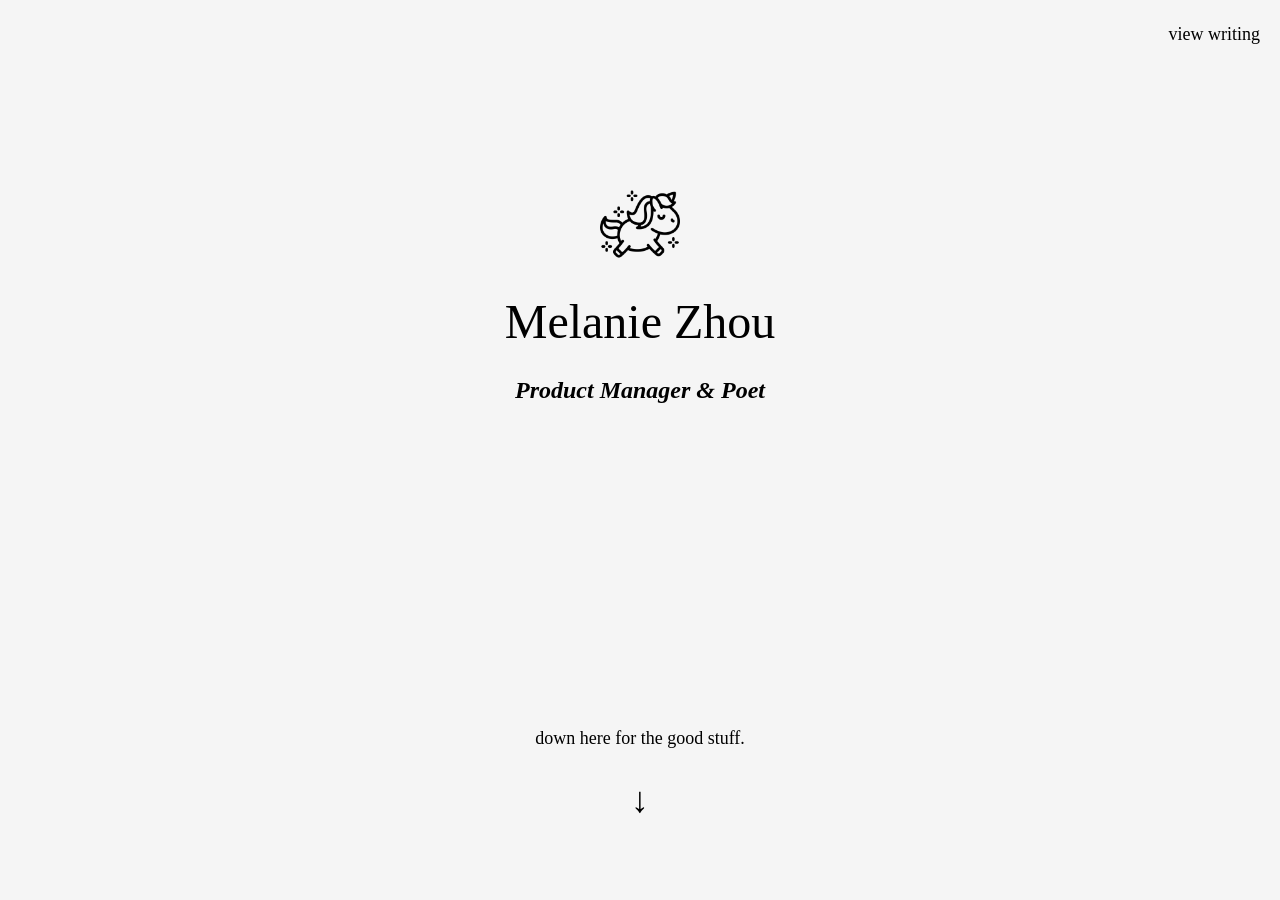
<file: index.html>
<!DOCTYPE html>
<html lang="en">
    <link rel="icon" type="image/png" href="unicorn.png">
<head>
    <meta charset="UTF-8">
    <meta name="viewport" content="width=device-width, initial-scale=1.0">
    <title>Melanie - Product Manager & Writer</title>
    <link rel="stylesheet" href="style.css">
    <script src="script.js" defer></script>
</head>
<body id="top" class="light-theme"class="light-theme">
    <nav>
        <div class="nav-links">
            <a href="writing.html" class="nav-link">view writing</a>
        </div>
    </nav>
    
    <div class="main-content">
        <svg class="logo" viewBox="0 0 100 100">
            <image href="unicorn.png" x="0" y="0" width="100" height="100" />
        </svg>
        
        <h1 class="title"> Melanie Zhou</h1>
        <h2 class="subtitle">Product Manager & Poet</h2>
    </div>
    
    <div class="footer">
        <p class="footer-text">down here for the good stuff.</p>
        <a href="work.html#work-section" class="arrow-link">
            <div class="arrow">↓</div>
        </a>
    </div>
    
   
</body>

</html>
</file>
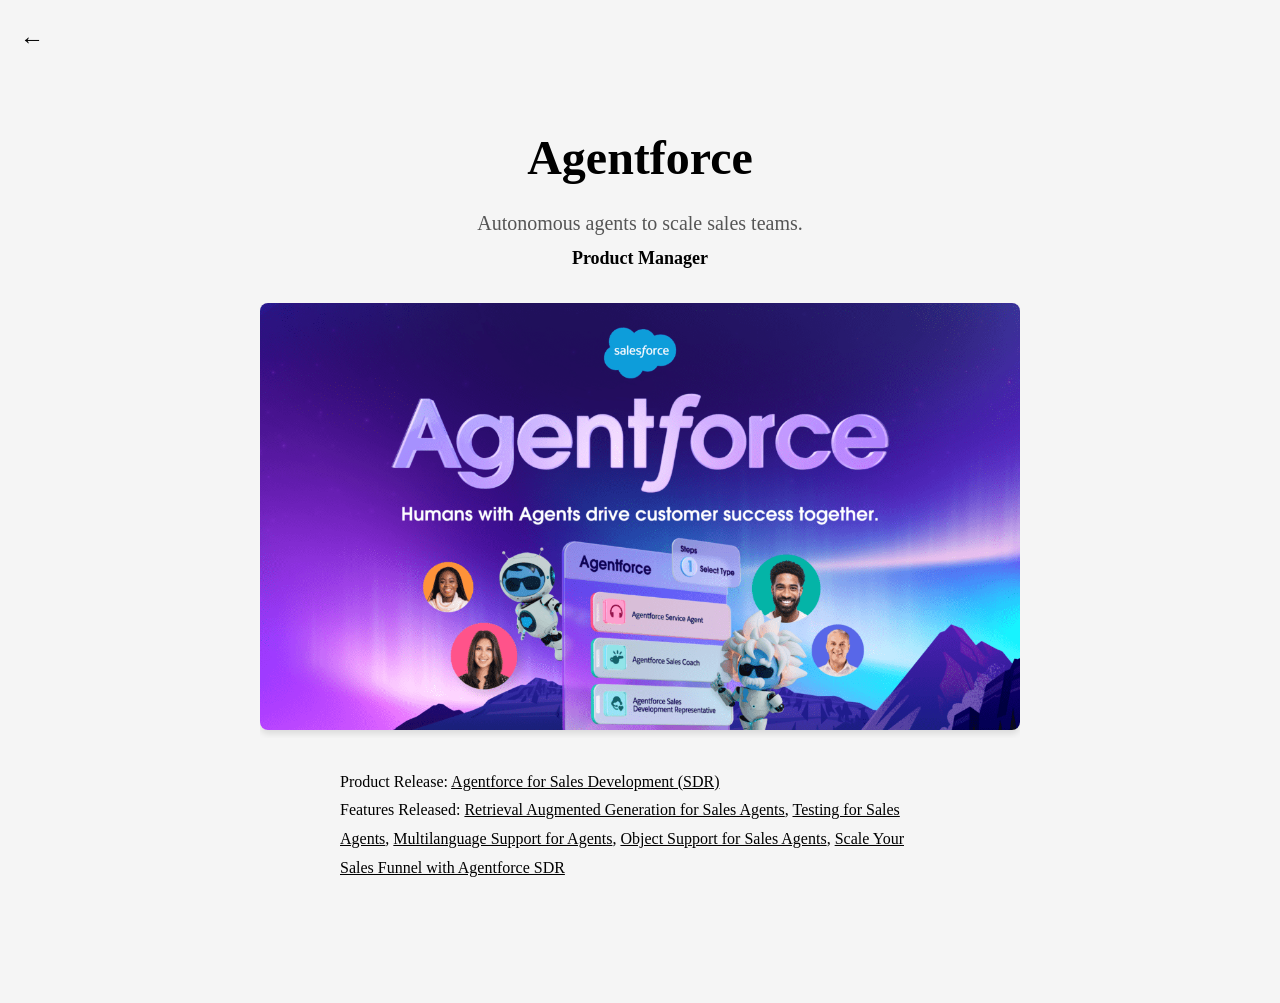
<file: agentforce.html>
<!DOCTYPE html>
<html lang="en">
    <link rel="icon" type="image/png" href="unicorn.png">
<head>
    <meta charset="UTF-8">
    <meta name="viewport" content="width=device-width, initial-scale=1.0">
    <title>Agentforce</title>
    <link rel="stylesheet" href="style.css">
</head>
<body class="light-theme">
    <!-- Back Arrow -->
    <a href="work.html" class="back-link">
        <div class="back-arrow">←</div>
    </a>

    <!-- Main Content -->
    <div class="agentforce-content">
        <h1 class="agentforce-title">Agentforce</h1>
        <p class="agentforce-subtitle">Autonomous agents to scale sales teams.</p>
        <p class="agentforce-role">Product Manager</p>

        <!-- Image Section -->
        <div class="agentforce-image-placeholder">
            <img src="agentforce-launch.png" alt="Agentforce Launch" class="agentforce-image">
        </div>

        <!-- Details Section -->
        <div class="agentforce-details">
            <p>Product Release: 
                <a href="https://help.salesforce.com/s/articleView?id=release-notes.rn_sales_agents_sdr_ga.htm&release=252&type=5" class="agentforce-link">Agentforce for Sales Development (SDR)</a>
            </p>
            <p>Features Released: 
                <a href="https://salesforce.vidyard.com/watch/DnXbnVefuq815BSo6GESrd" class="agentforce-link">Retrieval Augmented Generation for Sales Agents</a>, 
                <a href="https://help.salesforce.com/s/articleView?id=release-notes.rn_sales_agents_sdr_topic_testing.htm&release=254&type=5" class="agentforce-link">Testing for Sales Agents</a>, 
                <a href="https://help.salesforce.com/s/articleView?id=release-notes.rn_sales_agents_sdr_multi_language.htm&release=254&type=5" class="agentforce-link">Multilanguage Support for Agents</a>, 
                <a href="https://help.salesforce.com/s/articleView?id=release-notes.rn_sales_agents_sdr_contact_support.htm&release=254&type=5" class="agentforce-link">Object Support for Sales Agents</a>, 
                <a href="https://help.salesforce.com/s/articleView?id=release-notes.rn_sales_agents_sdr_scale_funnel.htm&release=254&type=5" class="agentforce-link">Scale Your Sales Funnel with Agentforce SDR</a>
            </p>
        </div>
    </div>
</body>
</html>
</file>
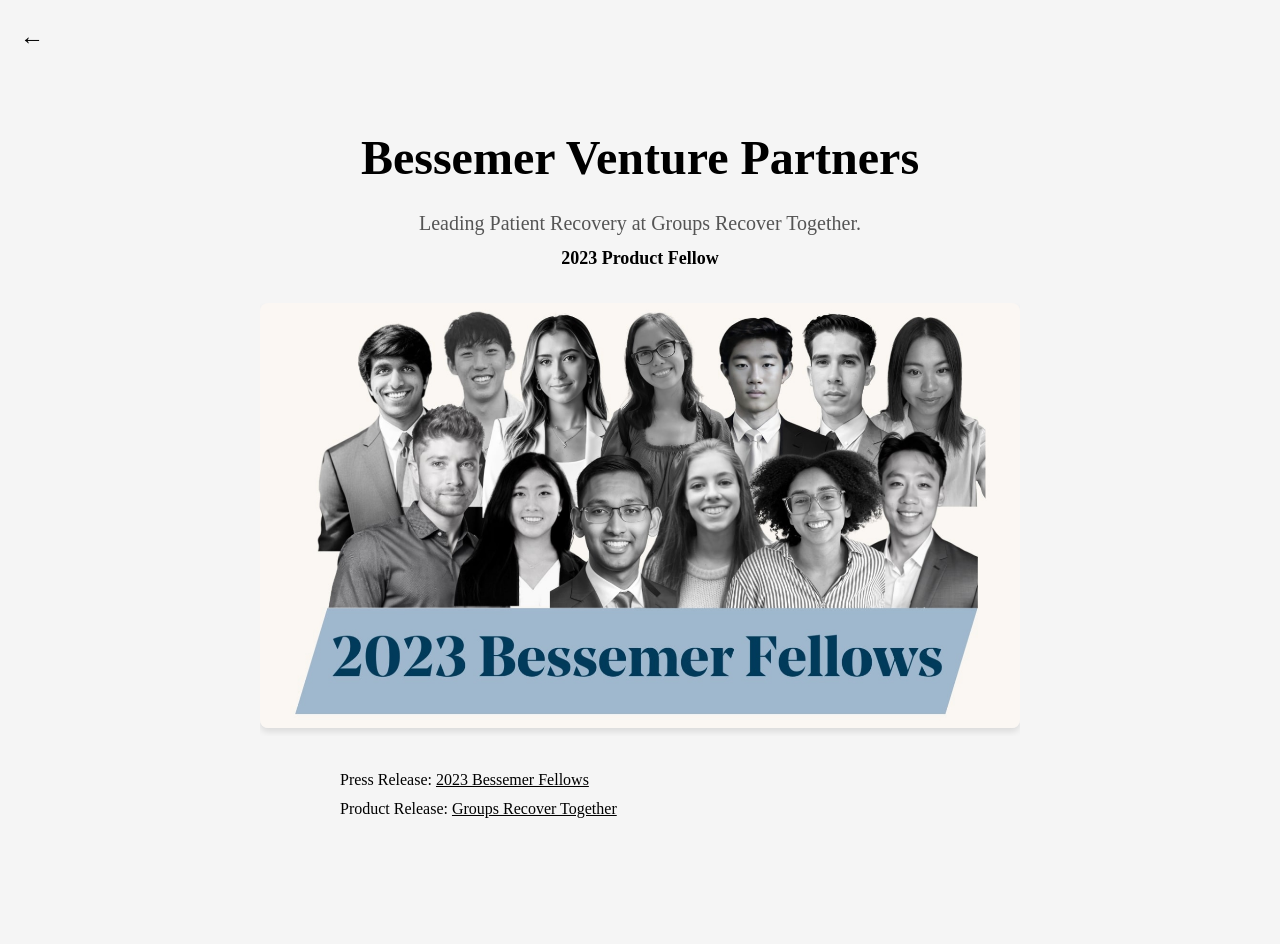
<file: bvp.html>
<!DOCTYPE html>
<html lang="en">
    <link rel="icon" type="image/png" href="unicorn.png">
<head>
    <meta charset="UTF-8">
    <meta name="viewport" content="width=device-width, initial-scale=1.0">
    <title>BVP</title>
    <link rel="stylesheet" href="style.css">
</head>
<body class="light-theme">
    <!-- Back Arrow -->
    <a href="work.html" class="back-link">
        <div class="back-arrow">←</div>
    </a>

    <!-- Main Content -->
    <div class="agentforce-content">
        <h1 class="agentforce-title">Bessemer Venture Partners</h1>
        <p class="agentforce-subtitle">Leading Patient Recovery at Groups Recover Together.</p>
        <p class="agentforce-role">2023 Product Fellow</p>

        <!-- Image Section -->
        <div class="agentforce-image-placeholder">
            <img src="2023bvp.png" alt="Agentforce Launch" class="agentforce-image">
        </div>

        <!-- Details Section -->
        <div class="agentforce-details">
            <p>Press Release: 
                <a href="https://www.bvp.com/news/bessemers-2023-fellowship-class#:~:text=For%202023%2C%20we%20placed%2013,Health%2C%20and%20Black%20Sheep%20Foods." class="agentforce-link">2023 Bessemer Fellows</a>
            </p>
            <p>Product Release: 
                <a href="https://joingroups.com/" class="agentforce-link">Groups Recover Together</a>
            </p>
        </div>
    </div>
</body>
</html>
</file>
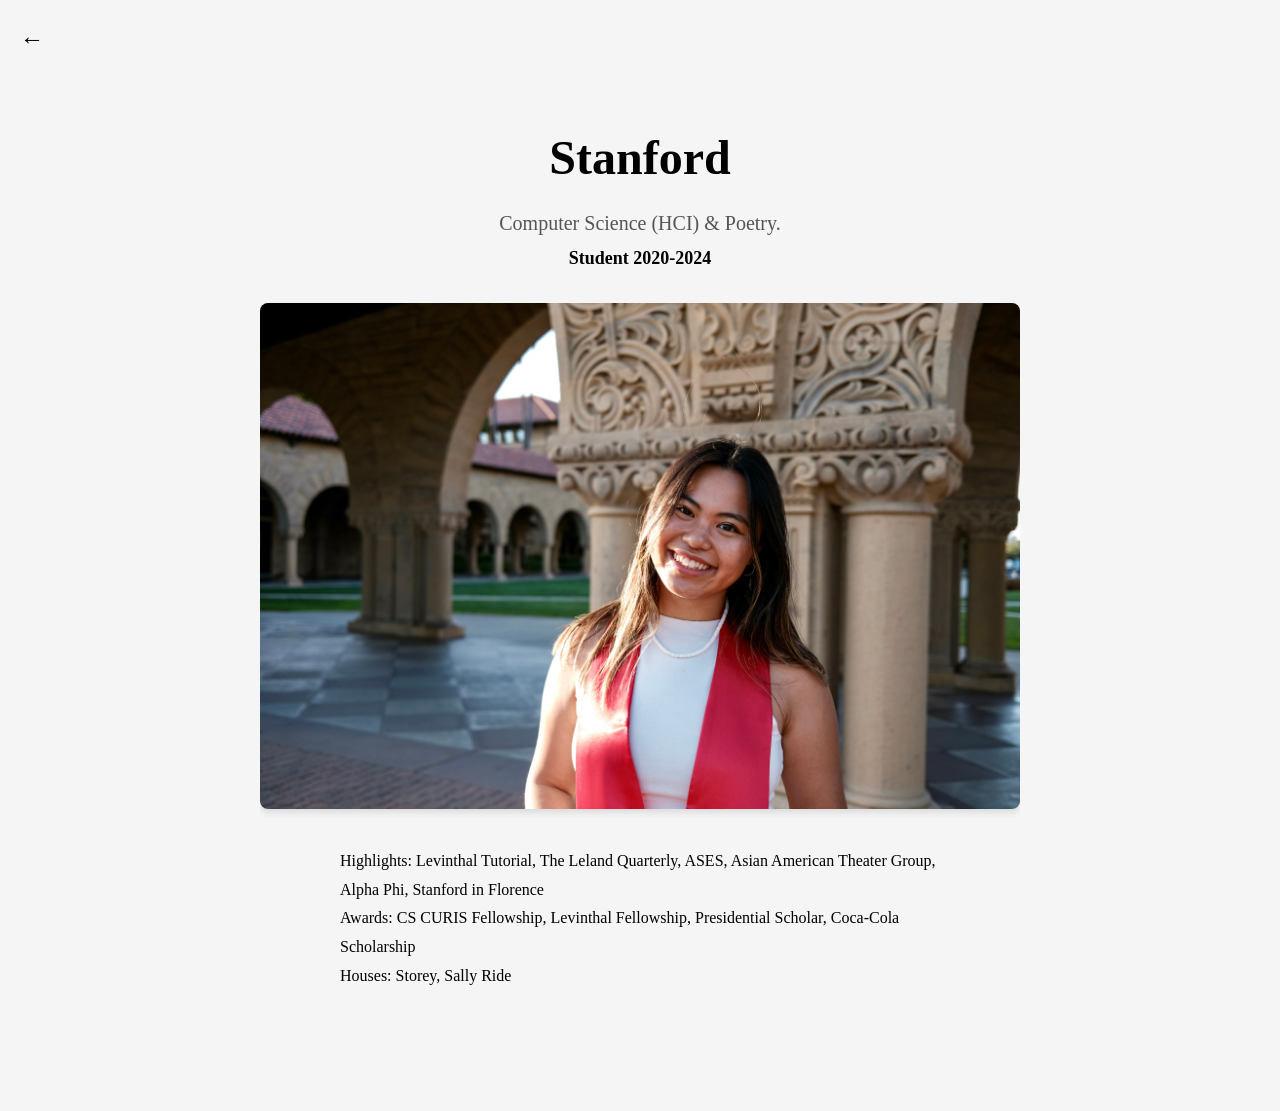
<file: stanford.html>
<!DOCTYPE html>
<html lang="en">
    <link rel="icon" type="image/png" href="unicorn.png">
<head>
    <meta charset="UTF-8">
    <meta name="viewport" content="width=device-width, initial-scale=1.0">
    <title>Agentforce</title>
    <link rel="stylesheet" href="style.css">
</head>
<body class="light-theme">
    <!-- Back Arrow -->
    <a href="work.html" class="back-link">
        <div class="back-arrow">←</div>
    </a>

    <!-- Main Content -->
    <div class="agentforce-content">
        <h1 class="agentforce-title">Stanford</h1>
        <p class="agentforce-subtitle">Computer Science (HCI) & Poetry.</p>
        <p class="agentforce-role">Student 2020-2024</p>

        <!-- Image Section -->
        <div class="agentforce-image-placeholder">
            <img src="headshot.jpg" alt="Agentforce Launch" class="agentforce-image">
        </div>

        <!-- Details Section -->
        <div class="agentforce-details">
            <p>Highlights: Levinthal Tutorial, The Leland Quarterly, ASES, Asian American Theater Group, Alpha Phi, Stanford in Florence
            </p>
            <p>Awards: CS CURIS Fellowship, Levinthal Fellowship, Presidential Scholar, Coca-Cola Scholarship
            </p>
            <p>Houses: Storey, Sally Ride
            </p>
           
        </div>
    </div>
</body>
</html>
</file>
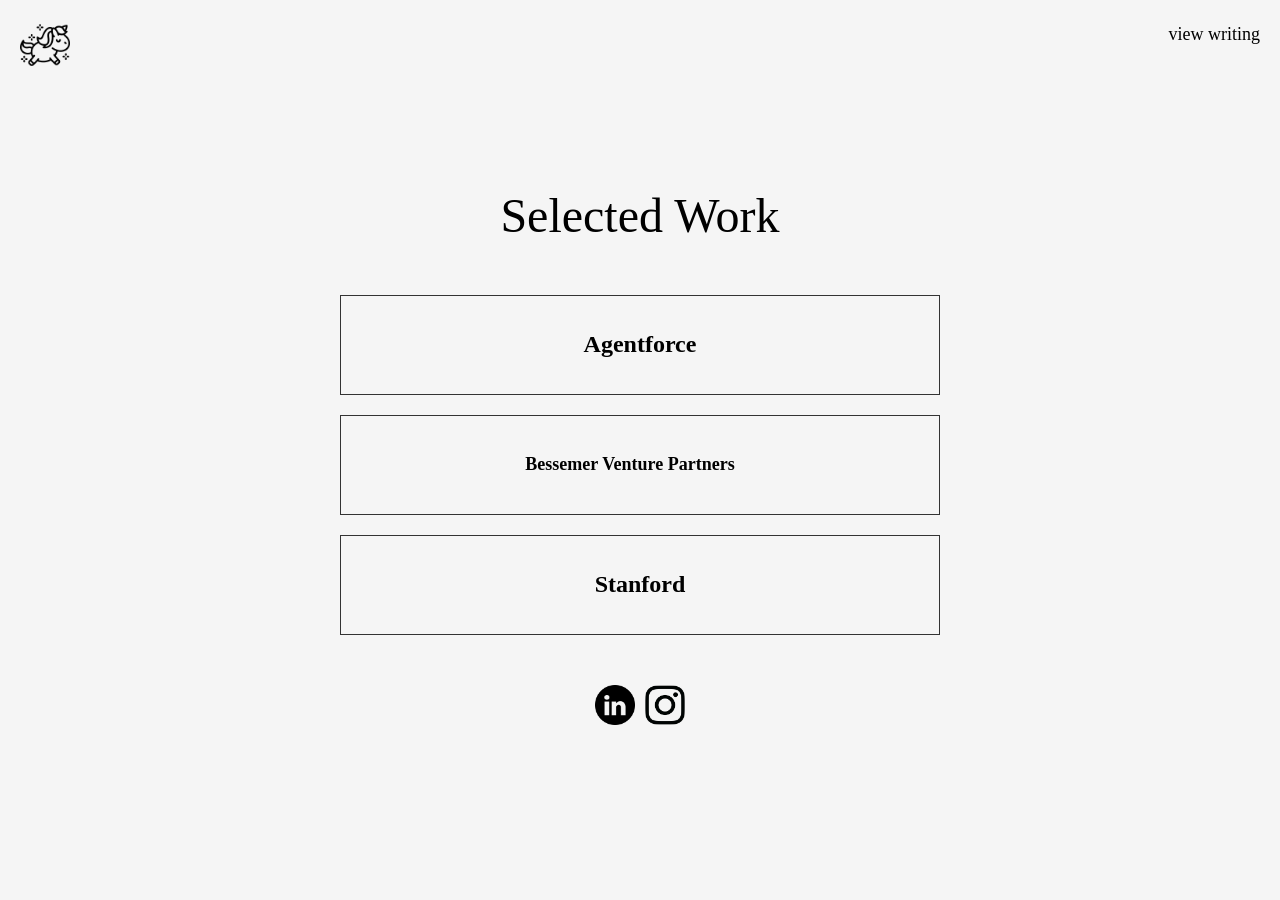
<file: work.html>
<!DOCTYPE html>
<html lang="en">
    <link rel="icon" type="image/png" href="unicorn.png">
<head>
    <meta charset="UTF-8">
    <meta name="viewport" content="width=device-width, initial-scale=1.0">
    <title>Work - Melanie</title>
    <link rel="stylesheet" href="style.css">
    <script src="script.js" defer></script>
</head>
<body class="light-theme">
    <a href="index.html" class="unicorn-link">
        <img src="unicorn.png" alt="Unicorn Logo" class="unicorn-icon">
    </a>
    <nav>
        <div class="nav-links">
            <a href="writing.html" class="nav-link">view writing</a>
        </div>
    </nav>
    <div class="main-content work-content">
        <h1 class="work-title">Selected Work</h1>
        
        <div class="work-items">
            <div class="work-item">
                <a href="agentforce.html" class="work-link">
                    <div class="work-logo">Agentforce</div>
                </a>
            </div>
            
            <div class="work-item">
                <a href="bvp.html" class="work-link">
                    <div class="work-logo bessemer-logo">
                        Bessemer Venture Partners
                    </div>
                </a>
            </div>
            
            <div class="work-item">
                <a href="stanford.html" class="work-link">
                    <div class="work-logo stanford-logo">Stanford</div>
                </a>
            </div>
        </div>
        <div class="social-links">
            <a href="https://www.linkedin.com/in/melanie-zhou/" class="social-link" target="_blank">
                <img src="linkedin.png" alt="LinkedIn" class="social-icon">
            </a>
            <a href="https://www.instagram.com/melanie.zhou/" class="social-link" target="_blank">
                <img src="instagram.png" alt="Instagram" class="social-icon">
            </a>
        </div>
       
    </div>
</body>
</html>
</file>
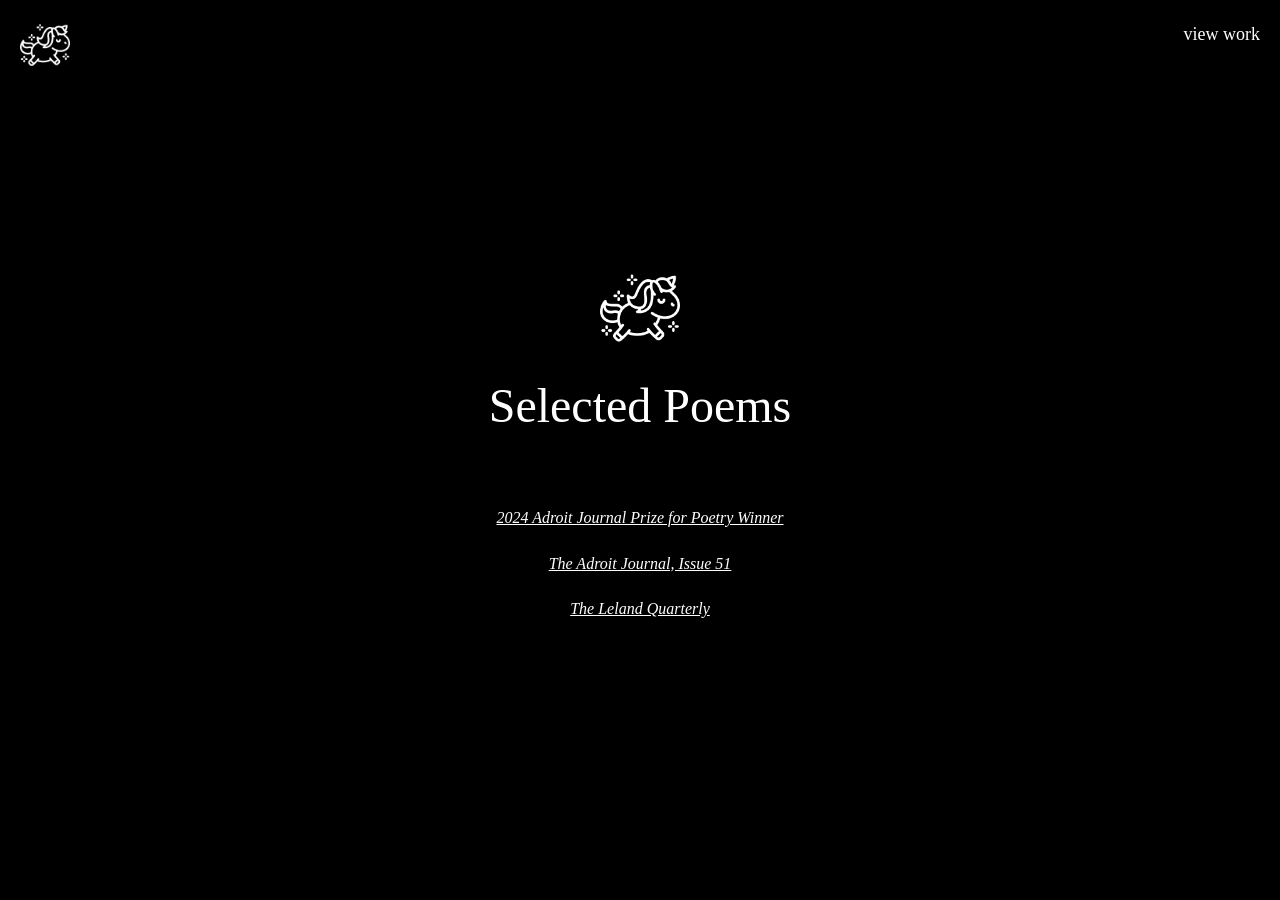
<file: writing.html>
<!DOCTYPE html>
<html lang="en">
    <link rel="icon" type="image/png" href="unicorn.png">
<head>
    <meta charset="UTF-8">
    <meta name="viewport" content="width=device-width, initial-scale=1.0">
    <title>Selected Poems - Melanie</title>
    <link rel="stylesheet" href="style.css">
    <script src="script.js" defer></script>
</head>
<body class="dark-theme">
    <a href="index.html" class="unicorn-link">
        <img src="unicorn-white.png" alt="Unicorn Logo" class="unicorn-icon">
    </a>
    <nav>
        <div class="nav-links">
            <a href="work.html" class="nav-link">view work</a>
        </div>
    </nav>
    
    <div class="main-content">
        <svg class="logo" viewBox="0 0 100 100">
            <image href="unicorn-white.png" x="0" y="0" width="100" height="100" />
        </svg>
        <h1 class="title">Selected Poems</h1>
        
        <div class="publications">
            <p class="publication"><a href="https://theadroitjournal.org/2024/09/26/2024-adroit-prizes-for-poetry-and-prose/" class="publication-link">2024 Adroit Journal Prize for Poetry Winner</a></p>
            <p class="publication"><a href="https://theadroitjournal.org/issue-fifty-one/melanie-zhou/" class="publication-link">The Adroit Journal, Issue 51</a></p>
            <p class="publication"><a href="https://issuu.com/lelandquarterly/docs/lqwinter2023" class="publication-link">The Leland Quarterly</a></p>
        </div>
    </div>
</body>
</html>
</file>
<file: style.css>
/* Global Styles */
* {
    margin: 0;
    padding: 0;
    box-sizing: border-box;
}

@font-face {
    font-family: 'Georgia';
    src: local('Georgia');
}

body {
    font-family: 'Georgia', serif;
    line-height: 1.6;
    display: flex;
    flex-direction: column;
    align-items: center;
    min-height: 100vh;
    padding: 20px;
    transition: background-color 0.3s ease, color 0.3s ease;
}

.light-theme {
    background-color: #f5f5f5;
    color: #000;
}

.dark-theme {
    background-color: #000;
    color: #fff;
}

a {
    text-decoration: none;
    transition: opacity 0.3s ease;
}

a:hover {
    opacity: 0.7;
}

/* Navigation */
nav {
    position: absolute;
    top: 20px;
    right: 20px;
    width: 100%;
    display: flex;
    justify-content: flex-end;
}

.nav-links {
    display: flex;
}

.nav-link {
    font-size: 18px;
    color: inherit;
    text-decoration: none;
    transition: opacity 0.3s ease;
}

/* Main Content */
.main-content {
    display: flex;
    flex-direction: column;
    align-items: center;
    justify-content: center;
    text-align: center;
    max-width: 800px;
    margin: 0 auto;
    flex-grow: 1;
    width: 100%;
}

.logo {
    width: 80px;
    height: 80px;
    margin-bottom: 20px;
    stroke: currentColor;
}

.title {
    font-size: 48px;
    margin-bottom: 10px;
    font-weight: normal;
}

.subtitle {
    font-size: 24px;
    font-style: italic;
    margin-bottom: 50px;
    color: #000;
}

/* Footer */
.footer {
    display: flex;
    flex-direction: column;
    align-items: center;
    margin-top: 100px;
    margin-bottom: 50px;
}

.footer-text {
    margin-bottom: 20px;
    font-size: 18px;
}

.arrow {
    font-size: 36px;
    animation: bounce 2s infinite;
    color: black;
}

@keyframes bounce {
    0%, 20%, 50%, 80%, 100% {
        transform: translateY(0);
    }
    40% {
        transform: translateY(-20px);
    }
    60% {
        transform: translateY(-10px);
    }
}

/* Publications Page Styles */
.publications {
    margin-top: 40px;
    display: flex;
    flex-direction: column;
    align-items: center;
}

.publication {
    margin: 10px 0;
    font-style: italic;
}

.publication-link {
    color: inherit;
    text-decoration: underline;
}

/* Work Page Styles */

.work-content {
    padding-top: 60px;
}

.work-title {
    font-size: 48px;
    margin-bottom: 40px;
    font-weight: normal;
}

.work-items {
    width: 100%;
    max-width: 600px;
    display: flex;
    flex-direction: column;
    gap: 20px;
}

.work-item {
    border: 1px solid #333;
    height: 100px;
    display: flex;
    align-items: center;
    justify-content: center;
    width: 100%;
}

.dark-theme .work-item {
    border-color: #fff;
}

.work-logo {
    font-size: 24px;
    font-weight: bold;
}

.bessemer-logo {
    font-size: 18px;
    text-align: right;
    padding-right: 20px;
    display: flex;
    align-items: center;
}

.bessemer-slashes {
    font-weight: bold;
    margin-right: 10px;
    font-size: 24px;
}

.stanford-logo {
    font-weight: bold;
}

.social-links {
    display: flex; /* Use flexbox to align items horizontally */
    gap: 10px; /* Add spacing between the icons */
    justify-content: center; /* Center the icons horizontally */
    align-items: center; /* Align icons vertically */
    margin: 50px 0; /* Add margin to the top and bottom */
}

.social-link {
    text-decoration: none; /* Remove underline from links */
}

.social-icon {
    width: 40px; /* Set a consistent width */
    height: 40px; /* Automatically adjust height to maintain aspect ratio */
    object-fit: cover; /* Ensures the image fits within the bounds without distortion */
}

.dark-theme .social-link {
    background-color: #fff;
    color: #000;
}

.work-link {
    display: flex;
    align-items: center;
    justify-content: center;
    width: 100%;
    height: 100%;
    color: inherit;
}

.unicorn-link {
    position: absolute;
    top: 20px; /* Adjust the distance from the top */
    left: 20px; /* Adjust the distance from the left */
    z-index: 1000; /* Ensure it stays on top of other elements */
    text-decoration: none; /* Remove underline if any */
}

.unicorn-icon {
    width: 50px; /* Adjust the size of the icon */
    height: 50px;
    cursor: pointer; /* Change cursor to pointer on hover */
}

/* Back Arrow */
.back-link {
    position: absolute;
    top: 20px;
    left: 20px;
    text-decoration: none;
    color: #000;
    font-size: 24px;
}

.back-arrow {
    font-size: 24px;
    cursor: pointer;
}

/* Back Arrow */
.back-link {
    position: absolute;
    top: 20px;
    left: 20px;
    text-decoration: none;
    color: #000;
    font-size: 24px;
}

.back-arrow {
    font-size: 24px;
    cursor: pointer;
}

/* Main Content */
.agentforce-content {
    max-width: 800px;
    margin: 100px auto;
    padding: 0 20px;
    text-align: center;
    font-family: 'Georgia', serif;
    box-sizing: border-box;
}

/* Title and Subtitle */
.agentforce-title {
    font-size: 48px;
    font-weight: bold;
    margin-bottom: 10px;
}

.agentforce-subtitle {
    font-size: 20px;
    margin-bottom: 5px;
    color: #555;
}

.agentforce-role {
    font-size: 18px;
    font-weight: bold;
    margin-bottom: 30px;
    color: #000;
}

/* Image Section */
.agentforce-image-placeholder {
    width: 100%;
    max-width: 800px;
    height: auto;
    margin: 0 auto 30px;
    overflow: hidden;
}

.agentforce-image {
    width: 100%;
    height: auto;
    object-fit: contain; /* Ensures the image fits within the box */
    border-radius: 8px;
    box-shadow: 0 4px 6px rgba(0, 0, 0, 0.1);
}

/* Details Section */
.agentforce-details {
    font-size: 16px;
    line-height: 1.8;
    text-align: left;
    margin: 0 auto;
    max-width: 600px;
}

.agentforce-link {
    color: #000;
    text-decoration: underline;
    transition: color 0.3s ease;
}

.agentforce-link:hover {
    color: #555;
}

/* Responsive Adjustments */
@media (max-width: 768px) {
    .title {
        font-size: 36px;
    }
    
    .subtitle {
        font-size: 20px;
    }
    
    .work-items {
        max-width: 90%;
    }
}

@media (max-width: 480px) {
    .title {
        font-size: 32px;
    }
    
    .work-title {
        font-size: 36px;
    }
}
</file>
